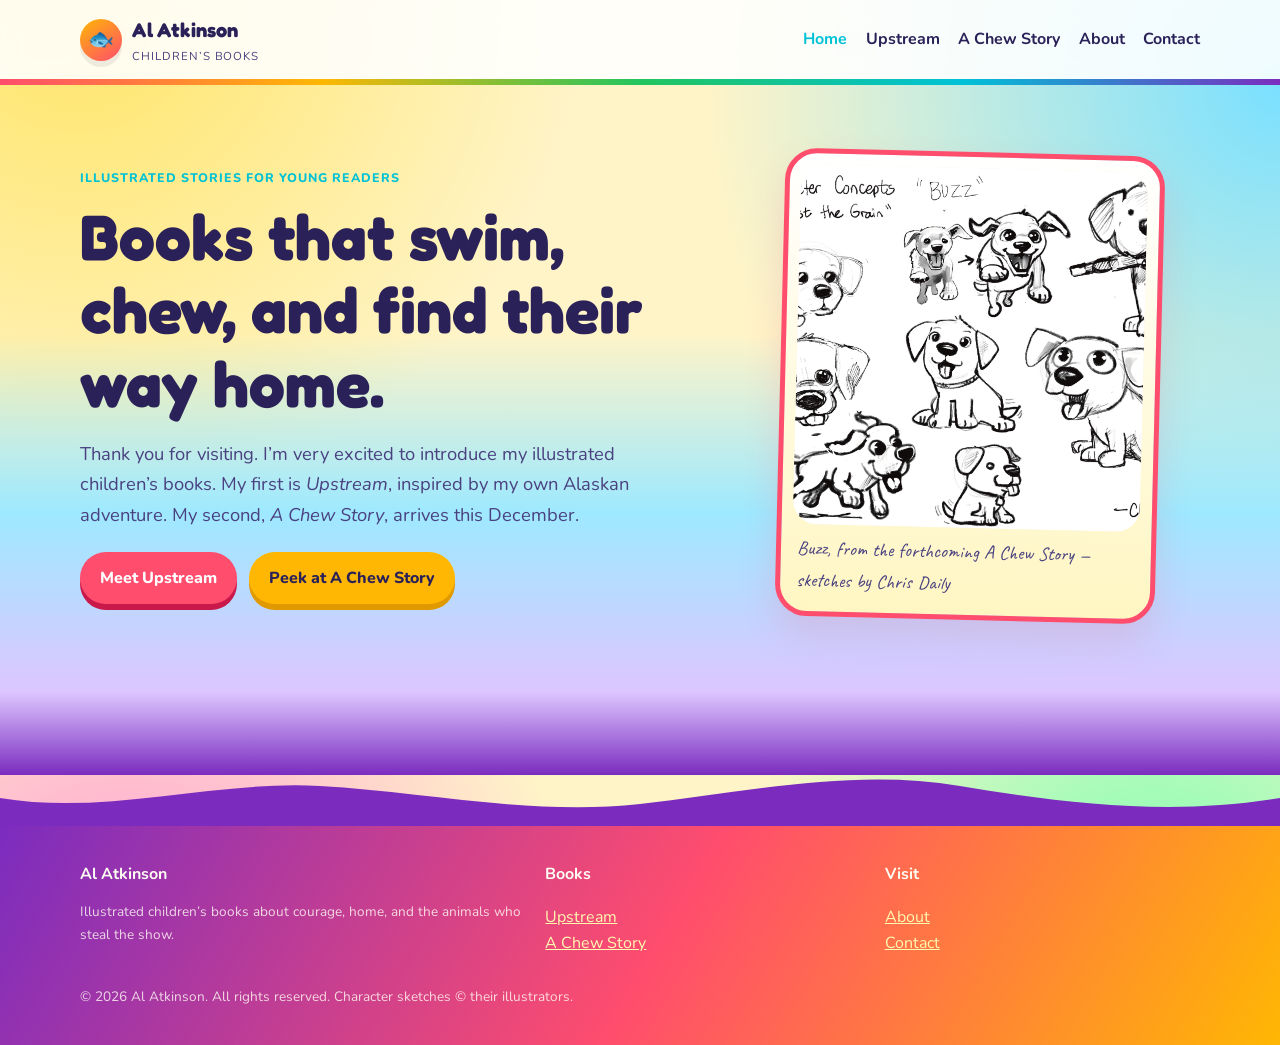
<file: index.html>
<!DOCTYPE html>
<html lang="en">
<head>
  <meta charset="utf-8">
  <meta name="viewport" content="width=device-width, initial-scale=1">
  <title>Al Atkinson | Illustrated Children’s Books</title>
  <meta name="description" content="Al Atkinson writes illustrated children’s books full of heart, humor, and wild journeys. Discover Upstream and the forthcoming A Chew Story.">
  <link rel="icon" href="favicon.svg" type="image/svg+xml">
  <link rel="preconnect" href="https://fonts.googleapis.com">
  <link rel="preconnect" href="https://fonts.gstatic.com" crossorigin>
  <link href="https://fonts.googleapis.com/css2?family=Caveat:wght@500;700&family=Fredoka:wght@500;600;700&family=Nunito:wght@400;600;700;800&display=swap" rel="stylesheet">
  <link rel="stylesheet" href="css/styles.css">
</head>
<body class="page-home">
  <a class="skip" href="#main">Skip to content</a>
  <header class="site-header">
    <div class="wrap nav">
      <a class="logo" href="index.html">
        <span class="logo-mark" aria-hidden="true">🐟</span>
        <span>
          <strong>Al Atkinson</strong>
          <small>Children’s books</small>
        </span>
      </a>
      <button class="nav-toggle" type="button" aria-expanded="false">Menu</button>
      <ul class="nav-links">
        <li><a href="index.html" aria-current="page">Home</a></li>
        <li><a href="books/upstream.html">Upstream</a></li>
        <li><a href="books/chew-story.html">A Chew Story</a></li>
        <li><a href="about.html">About</a></li>
        <li><a href="contact.html">Contact</a></li>
      </ul>
    </div>
  </header>

  <main id="main">
    <section class="hero">
      <div class="wrap hero-grid">
        <div>
          <p class="eyebrow">Illustrated stories for young readers</p>
          <h1>Books that swim, chew, and find their way home.</h1>
          <p class="lede">Thank you for visiting. I’m very excited to introduce my illustrated children’s books. My first is <em>Upstream</em>, inspired by my own Alaskan adventure. My second, <em>A Chew Story</em>, arrives this December.</p>
          <div class="hero-actions">
            <a class="btn btn-primary" href="books/upstream.html">Meet Upstream</a>
            <a class="btn btn-secondary" href="books/chew-story.html">Peek at A Chew Story</a>
          </div>
        </div>
        <figure class="hero-art">
          <img src="images/sketches/buzz.jpg" alt="Character sketches of Buzz, the Labrador puppy from A Chew Story, drawn by Chris Daily">
          <figcaption class="sketch-caption">Buzz, from the forthcoming A Chew Story — sketches by Chris Daily</figcaption>
        </figure>
      </div>
    </section>
  </main>

  <svg class="wave" viewBox="0 0 1440 52" preserveAspectRatio="none" aria-hidden="true"><path fill="#7b2cbf" d="M0 24c120 18 240-18 360-12s240 30 360 18 240-36 360-18 240 30 360 12v28H0z"/></svg>
  <footer class="site-footer">
    <div class="wrap footer-grid">
      <div>
        <strong>Al Atkinson</strong>
        <p class="tiny">Illustrated children’s books about courage, home, and the animals who steal the show.</p>
      </div>
      <div>
        <strong>Books</strong>
        <p><a href="books/upstream.html">Upstream</a><br><a href="books/chew-story.html">A Chew Story</a></p>
      </div>
      <div>
        <strong>Visit</strong>
        <p><a href="about.html">About</a><br><a href="contact.html">Contact</a></p>
      </div>
    </div>
    <div class="wrap"><p class="tiny">© <span data-year></span> Al Atkinson. All rights reserved. Character sketches © their illustrators.</p></div>
  </footer>
  <script src="js/main.js"></script>
</body>
</html>
</file>
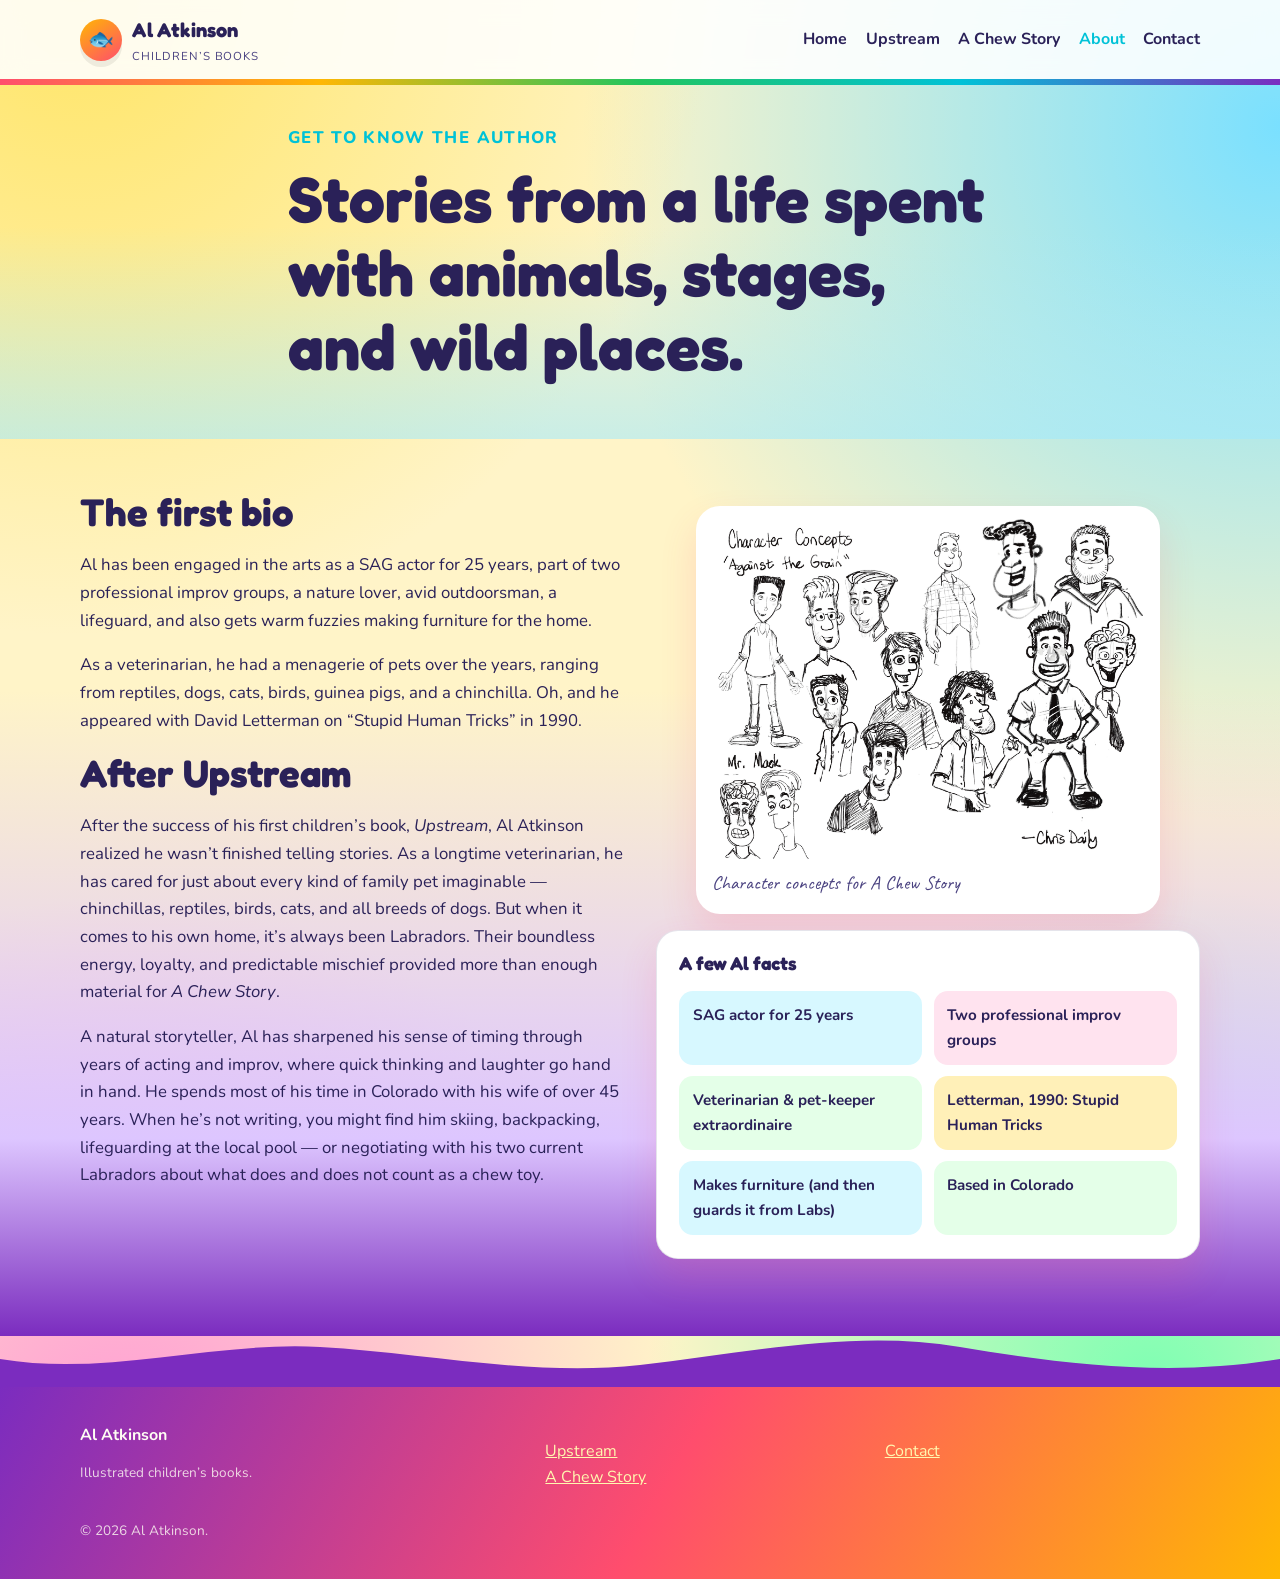
<file: about.html>
<!DOCTYPE html>
<html lang="en">
<head>
  <meta charset="utf-8">
  <meta name="viewport" content="width=device-width, initial-scale=1">
  <title>About Al Atkinson</title>
  <meta name="description" content="Meet Al Atkinson: veterinarian, SAG actor, outdoorsman, and author of the children’s books Upstream and A Chew Story.">
  <link rel="icon" href="favicon.svg" type="image/svg+xml">
  <link rel="preconnect" href="https://fonts.googleapis.com">
  <link rel="preconnect" href="https://fonts.gstatic.com" crossorigin>
  <link href="https://fonts.googleapis.com/css2?family=Caveat:wght@500;700&family=Fredoka:wght@500;600;700&family=Nunito:wght@400;600;700;800&display=swap" rel="stylesheet">
  <link rel="stylesheet" href="css/styles.css">
</head>
<body>
  <a class="skip" href="#main">Skip to content</a>
  <header class="site-header">
    <div class="wrap nav">
      <a class="logo" href="index.html">
        <span class="logo-mark" aria-hidden="true">🐟</span>
        <span><strong>Al Atkinson</strong><small>Children’s books</small></span>
      </a>
      <button class="nav-toggle" type="button" aria-expanded="false">Menu</button>
      <ul class="nav-links">
        <li><a href="index.html">Home</a></li>
        <li><a href="books/upstream.html">Upstream</a></li>
        <li><a href="books/chew-story.html">A Chew Story</a></li>
        <li><a href="about.html" aria-current="page">About</a></li>
        <li><a href="contact.html">Contact</a></li>
      </ul>
    </div>
  </header>

  <main id="main">
    <section class="page-hero">
      <div class="wrap prose">
        <p class="eyebrow">Get to know the author</p>
        <h1>Stories from a life spent with animals, stages, and wild places.</h1>
      </div>
    </section>

    <section>
      <div class="wrap split">
        <div class="prose">
          <h2>The first bio</h2>
          <p>Al has been engaged in the arts as a SAG actor for 25 years, part of two professional improv groups, a nature lover, avid outdoorsman, a lifeguard, and also gets warm fuzzies making furniture for the home.</p>
          <p>As a veterinarian, he had a menagerie of pets over the years, ranging from reptiles, dogs, cats, birds, guinea pigs, and a chinchilla. Oh, and he appeared with David Letterman on “Stupid Human Tricks” in 1990.</p>
          <h2>After Upstream</h2>
          <p>After the success of his first children’s book, <em>Upstream</em>, Al Atkinson realized he wasn’t finished telling stories. As a longtime veterinarian, he has cared for just about every kind of family pet imaginable — chinchillas, reptiles, birds, cats, and all breeds of dogs. But when it comes to his own home, it’s always been Labradors. Their boundless energy, loyalty, and predictable mischief provided more than enough material for <em>A Chew Story</em>.</p>
          <p>A natural storyteller, Al has sharpened his sense of timing through years of acting and improv, where quick thinking and laughter go hand in hand. He spends most of his time in Colorado with his wife of over 45 years. When he’s not writing, you might find him skiing, backpacking, lifeguarding at the local pool — or negotiating with his two current Labradors about what does and does not count as a chew toy.</p>
        </div>
        <aside>
          <figure class="sketch-frame">
            <img src="images/sketches/cast.jpg" alt="Early character concepts for A Chew Story, including Mr. Mack studies by Chris Daily">
            <figcaption class="sketch-caption">Character concepts for A Chew Story</figcaption>
          </figure>
          <div class="card" style="margin-top:1rem">
            <h3>A few Al facts</h3>
            <ul class="fact-list">
              <li>SAG actor for 25 years</li>
              <li>Two professional improv groups</li>
              <li>Veterinarian & pet-keeper extraordinaire</li>
              <li>Letterman, 1990: Stupid Human Tricks</li>
              <li>Makes furniture (and then guards it from Labs)</li>
              <li>Based in Colorado</li>
            </ul>
          </div>
        </aside>
      </div>
    </section>
  </main>

  <svg class="wave" viewBox="0 0 1440 52" preserveAspectRatio="none" aria-hidden="true"><path fill="#7b2cbf" d="M0 24c120 18 240-18 360-12s240 30 360 18 240-36 360-18 240 30 360 12v28H0z"/></svg>
  <footer class="site-footer">
    <div class="wrap footer-grid">
      <div><strong>Al Atkinson</strong><p class="tiny">Illustrated children’s books.</p></div>
      <div><p><a href="books/upstream.html">Upstream</a><br><a href="books/chew-story.html">A Chew Story</a></p></div>
      <div><p><a href="contact.html">Contact</a></p></div>
    </div>
    <div class="wrap"><p class="tiny">© <span data-year></span> Al Atkinson.</p></div>
  </footer>
  <script src="js/main.js"></script>
</body>
</html>
</file>
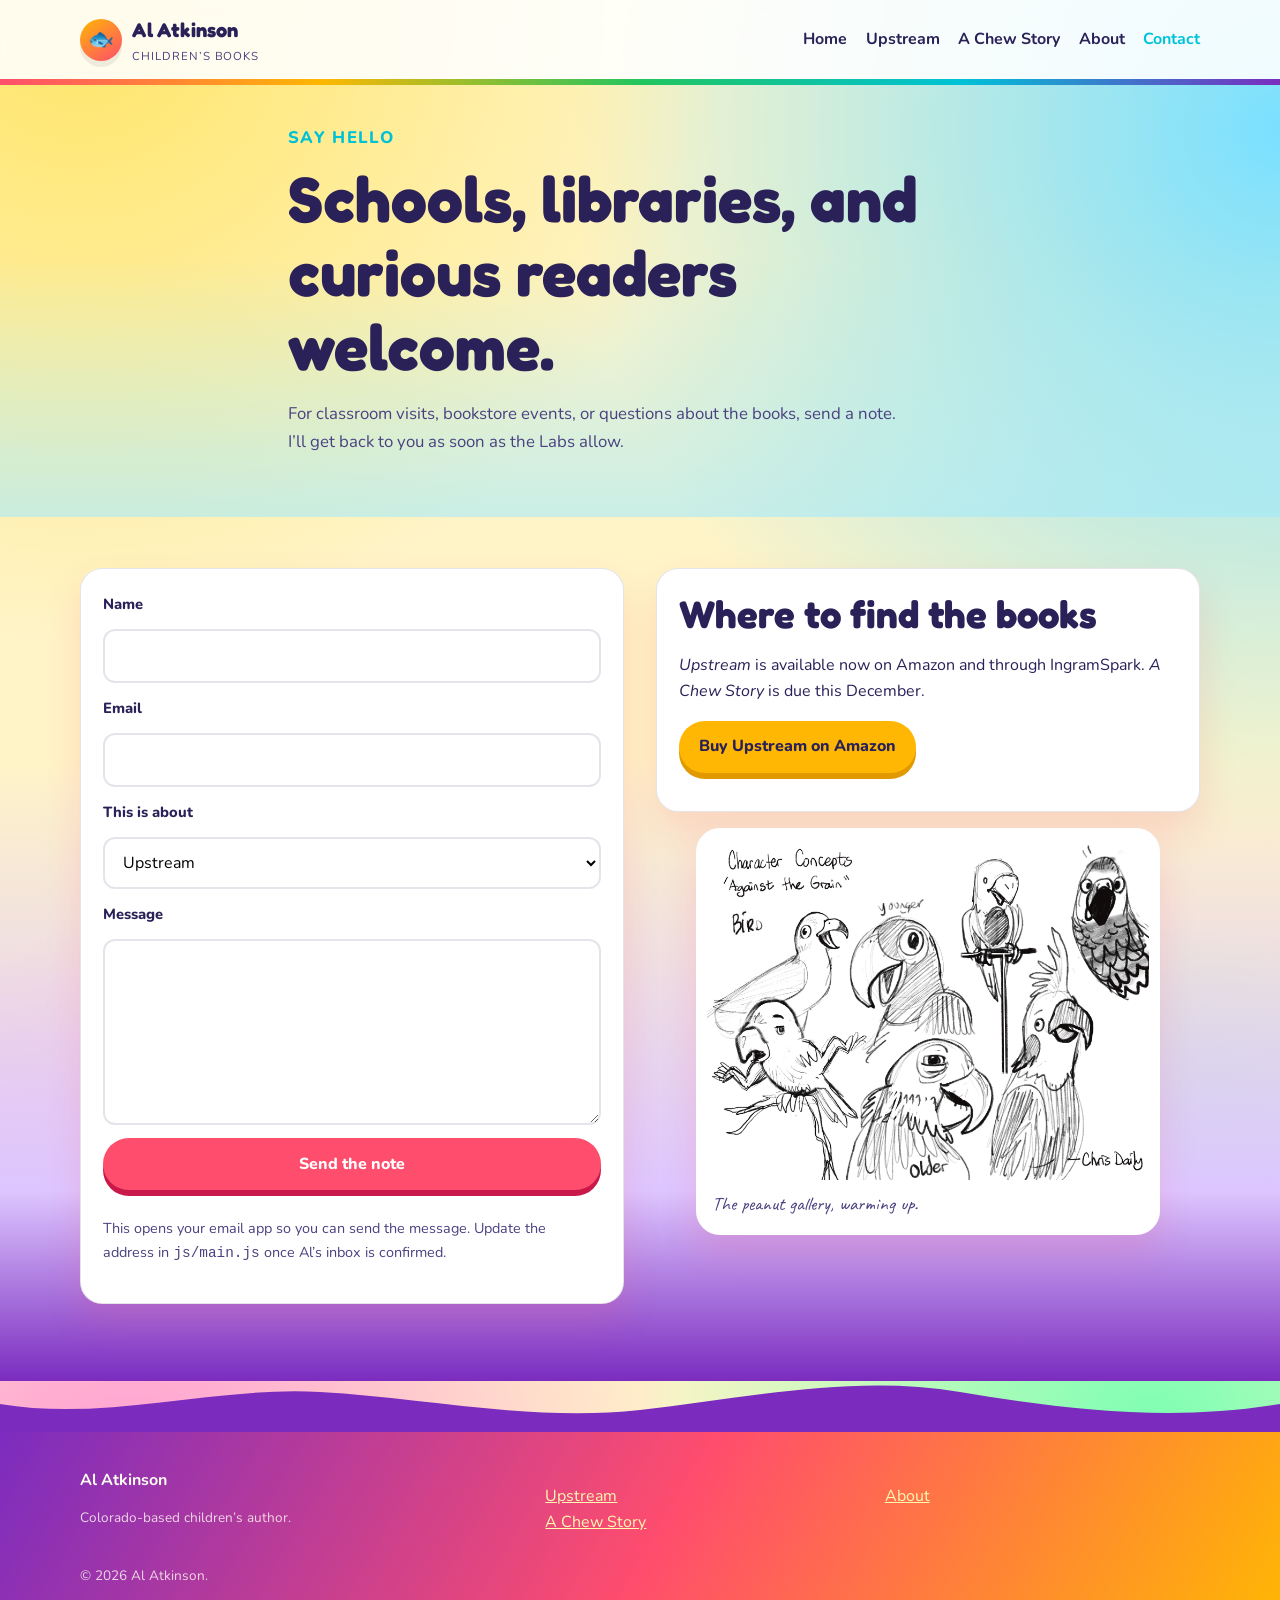
<file: contact.html>
<!DOCTYPE html>
<html lang="en">
<head>
  <meta charset="utf-8">
  <meta name="viewport" content="width=device-width, initial-scale=1">
  <title>Contact Al Atkinson</title>
  <meta name="description" content="Invite Al Atkinson for classroom visits, library events, or media inquiries about Upstream and A Chew Story.">
  <link rel="icon" href="favicon.svg" type="image/svg+xml">
  <link rel="preconnect" href="https://fonts.googleapis.com">
  <link rel="preconnect" href="https://fonts.gstatic.com" crossorigin>
  <link href="https://fonts.googleapis.com/css2?family=Caveat:wght@500;700&family=Fredoka:wght@500;600;700&family=Nunito:wght@400;600;700;800&display=swap" rel="stylesheet">
  <link rel="stylesheet" href="css/styles.css">
</head>
<body>
  <a class="skip" href="#main">Skip to content</a>
  <header class="site-header">
    <div class="wrap nav">
      <a class="logo" href="index.html">
        <span class="logo-mark" aria-hidden="true">🐟</span>
        <span><strong>Al Atkinson</strong><small>Children’s books</small></span>
      </a>
      <button class="nav-toggle" type="button" aria-expanded="false">Menu</button>
      <ul class="nav-links">
        <li><a href="index.html">Home</a></li>
        <li><a href="books/upstream.html">Upstream</a></li>
        <li><a href="books/chew-story.html">A Chew Story</a></li>
        <li><a href="about.html">About</a></li>
        <li><a href="contact.html" aria-current="page">Contact</a></li>
      </ul>
    </div>
  </header>

  <main id="main">
    <section class="page-hero">
      <div class="wrap prose">
        <p class="eyebrow">Say hello</p>
        <h1>Schools, libraries, and curious readers welcome.</h1>
        <p class="lede">For classroom visits, bookstore events, or questions about the books, send a note. I’ll get back to you as soon as the Labs allow.</p>
      </div>
    </section>
    <section>
      <div class="wrap split">
        <form class="card form" id="inquiry-form">
          <label for="name">Name</label>
          <input id="name" name="name" required autocomplete="name">
          <label for="email">Email</label>
          <input id="email" name="email" type="email" required autocomplete="email">
          <label for="about">This is about</label>
          <select id="about" name="about">
            <option>Upstream</option>
            <option>A Chew Story</option>
            <option>School or library visit</option>
            <option>Media / review copy</option>
            <option>Something else</option>
          </select>
          <label for="message">Message</label>
          <textarea id="message" name="message" rows="6" required></textarea>
          <button class="btn btn-primary" type="submit">Send the note</button>
          <p class="form-note muted">This opens your email app so you can send the message. Update the address in <code>js/main.js</code> once Al’s inbox is confirmed.</p>
          <div class="form-success" id="form-success">Thanks — your email draft is ready to send.</div>
        </form>
        <div>
          <div class="card">
            <h2>Where to find the books</h2>
            <p><em>Upstream</em> is available now on Amazon and through IngramSpark. <em>A Chew Story</em> is due this December.</p>
            <p><a class="btn btn-secondary" href="https://www.amazon.com/Upstream-Al-Atkinson/dp/196638257X" rel="noopener noreferrer">Buy Upstream on Amazon</a></p>
          </div>
          <figure class="sketch-frame" style="margin-top:1rem">
            <img src="images/sketches/bird.jpg" alt="Bird character concepts from A Chew Story by Chris Daily">
            <figcaption class="sketch-caption">The peanut gallery, warming up.</figcaption>
          </figure>
        </div>
      </div>
    </section>
  </main>

  <svg class="wave" viewBox="0 0 1440 52" preserveAspectRatio="none" aria-hidden="true"><path fill="#7b2cbf" d="M0 24c120 18 240-18 360-12s240 30 360 18 240-36 360-18 240 30 360 12v28H0z"/></svg>
  <footer class="site-footer">
    <div class="wrap footer-grid">
      <div><strong>Al Atkinson</strong><p class="tiny">Colorado-based children’s author.</p></div>
      <div><p><a href="books/upstream.html">Upstream</a><br><a href="books/chew-story.html">A Chew Story</a></p></div>
      <div><p><a href="about.html">About</a></p></div>
    </div>
    <div class="wrap"><p class="tiny">© <span data-year></span> Al Atkinson.</p></div>
  </footer>
  <script src="js/main.js"></script>
</body>
</html>
</file>
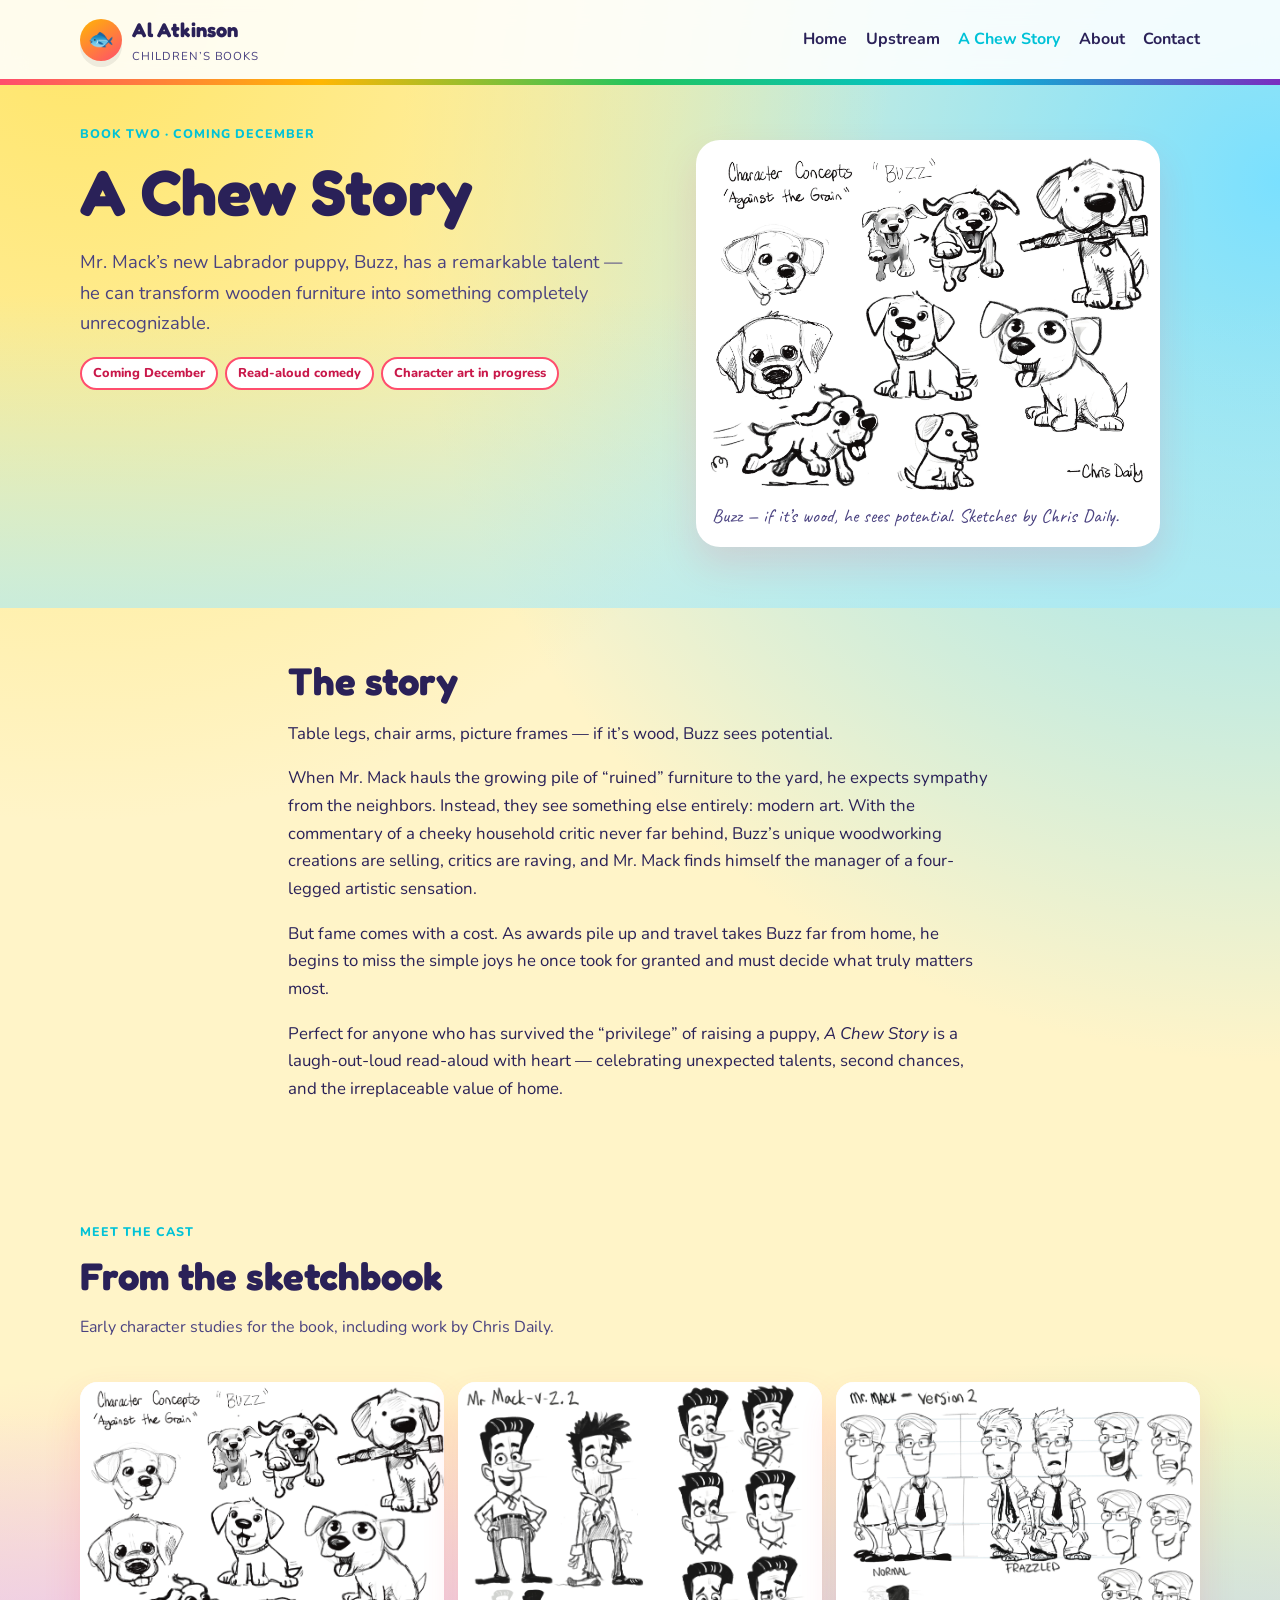
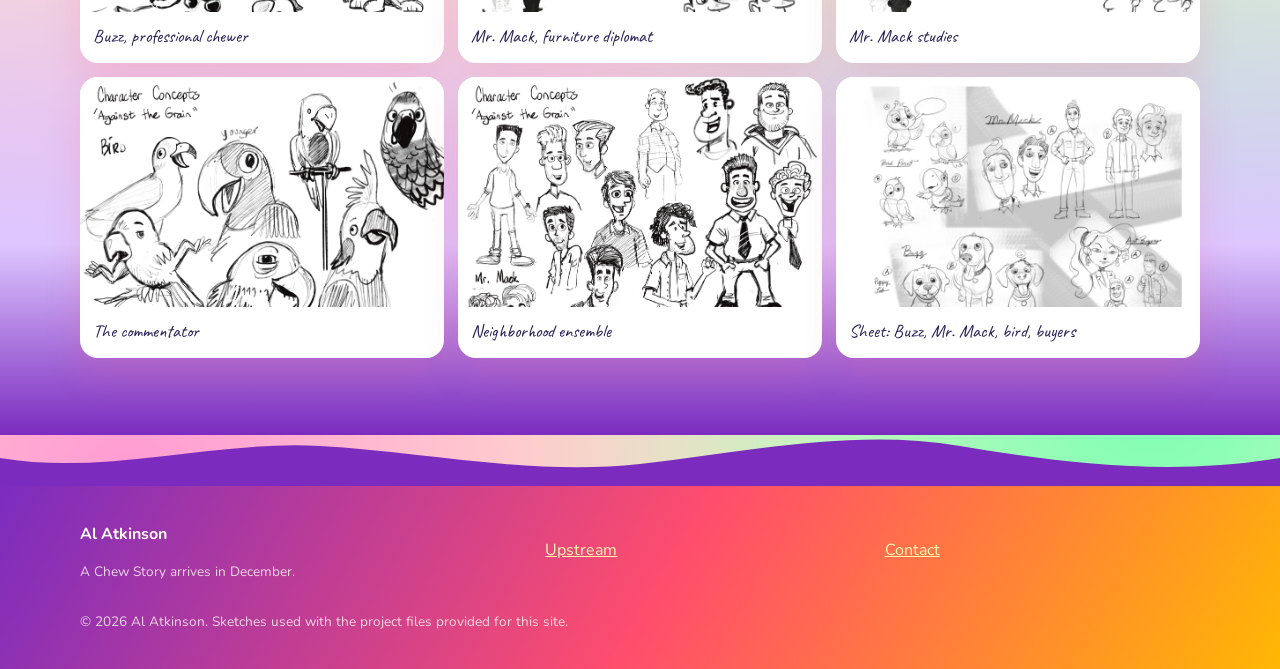
<file: books/chew-story.html>
<!DOCTYPE html>
<html lang="en">
<head>
  <meta charset="utf-8">
  <meta name="viewport" content="width=device-width, initial-scale=1">
  <title>A Chew Story by Al Atkinson</title>
  <meta name="description" content="A Chew Story, Al Atkinson’s forthcoming picture book about Buzz the Labrador, Mr. Mack, and furniture that becomes modern art. Coming December.">
  <link rel="icon" href="../favicon.svg" type="image/svg+xml">
  <link rel="preconnect" href="https://fonts.googleapis.com">
  <link rel="preconnect" href="https://fonts.gstatic.com" crossorigin>
  <link href="https://fonts.googleapis.com/css2?family=Caveat:wght@500;700&family=Fredoka:wght@500;600;700&family=Nunito:wght@400;600;700;800&display=swap" rel="stylesheet">
  <link rel="stylesheet" href="../css/styles.css">
</head>
<body>
  <a class="skip" href="#main">Skip to content</a>
  <header class="site-header">
    <div class="wrap nav">
      <a class="logo" href="../index.html">
        <span class="logo-mark" aria-hidden="true">🐟</span>
        <span><strong>Al Atkinson</strong><small>Children’s books</small></span>
      </a>
      <button class="nav-toggle" type="button" aria-expanded="false">Menu</button>
      <ul class="nav-links">
        <li><a href="../index.html">Home</a></li>
        <li><a href="upstream.html">Upstream</a></li>
        <li><a href="chew-story.html" aria-current="page">A Chew Story</a></li>
        <li><a href="../about.html">About</a></li>
        <li><a href="../contact.html">Contact</a></li>
      </ul>
    </div>
  </header>

  <main id="main">
    <section class="page-hero">
      <div class="wrap split">
        <div>
          <p class="eyebrow">Book two · coming December</p>
          <h1>A Chew Story</h1>
          <p class="lede">Mr. Mack’s new Labrador puppy, Buzz, has a remarkable talent — he can transform wooden furniture into something completely unrecognizable.</p>
          <div class="pill-row">
            <span class="pill">Coming December</span>
            <span class="pill">Read-aloud comedy</span>
            <span class="pill">Character art in progress</span>
          </div>
        </div>
        <figure class="sketch-frame">
          <img src="../images/sketches/buzz.jpg" alt="Buzz the Labrador puppy character concepts by Chris Daily">
          <figcaption class="sketch-caption">Buzz — if it’s wood, he sees potential. Sketches by Chris Daily.</figcaption>
        </figure>
      </div>
    </section>

    <section>
      <div class="wrap prose">
        <h2>The story</h2>
        <p>Table legs, chair arms, picture frames — if it’s wood, Buzz sees potential.</p>
        <p>When Mr. Mack hauls the growing pile of “ruined” furniture to the yard, he expects sympathy from the neighbors. Instead, they see something else entirely: modern art. With the commentary of a cheeky household critic never far behind, Buzz’s unique woodworking creations are selling, critics are raving, and Mr. Mack finds himself the manager of a four-legged artistic sensation.</p>
        <p>But fame comes with a cost. As awards pile up and travel takes Buzz far from home, he begins to miss the simple joys he once took for granted and must decide what truly matters most.</p>
        <p>Perfect for anyone who has survived the “privilege” of raising a puppy, <em>A Chew Story</em> is a laugh-out-loud read-aloud with heart — celebrating unexpected talents, second chances, and the irreplaceable value of home.</p>
      </div>
    </section>

    <section>
      <div class="wrap">
        <div class="section-head">
          <div>
            <p class="eyebrow">Meet the cast</p>
            <h2>From the sketchbook</h2>
            <p class="muted">Early character studies for the book, including work by Chris Daily.</p>
          </div>
        </div>
        <div class="gallery">
          <figure>
            <img src="../images/sketches/buzz.jpg" alt="Buzz puppy studies, sitting, running, and carrying a chewed table leg">
            <figcaption>Buzz, professional chewer</figcaption>
          </figure>
          <figure>
            <img src="../images/sketches/mr-mack-v2-2.jpg" alt="Mr. Mack character turnaround, confident and frazzled">
            <figcaption>Mr. Mack, furniture diplomat</figcaption>
          </figure>
          <figure>
            <img src="../images/sketches/mr-mack-v2.jpg" alt="Alternate Mr. Mack design with glasses and bow tie, normal and frazzled">
            <figcaption>Mr. Mack studies</figcaption>
          </figure>
          <figure>
            <img src="../images/sketches/bird.jpg" alt="Bird character concepts, younger and older parrot studies">
            <figcaption>The commentator</figcaption>
          </figure>
          <figure>
            <img src="../images/sketches/cast.jpg" alt="Full cast character concepts for Against the Grain / A Chew Story">
            <figcaption>Neighborhood ensemble</figcaption>
          </figure>
          <figure>
            <img src="../images/sketches/character-sheet.png" alt="Character sheet with Buzz, Mr. Mack, bird, and art buyers">
            <figcaption>Sheet: Buzz, Mr. Mack, bird, buyers</figcaption>
          </figure>
        </div>
      </div>
    </section>
  </main>

  <svg class="wave" viewBox="0 0 1440 52" preserveAspectRatio="none" aria-hidden="true"><path fill="#7b2cbf" d="M0 24c120 18 240-18 360-12s240 30 360 18 240-36 360-18 240 30 360 12v28H0z"/></svg>
  <footer class="site-footer">
    <div class="wrap footer-grid">
      <div><strong>Al Atkinson</strong><p class="tiny">A Chew Story arrives in December.</p></div>
      <div><p><a href="upstream.html">Upstream</a></p></div>
      <div><p><a href="../contact.html">Contact</a></p></div>
    </div>
    <div class="wrap"><p class="tiny">© <span data-year></span> Al Atkinson. Sketches used with the project files provided for this site.</p></div>
  </footer>
  <script src="../js/main.js"></script>
</body>
</html>
</file>
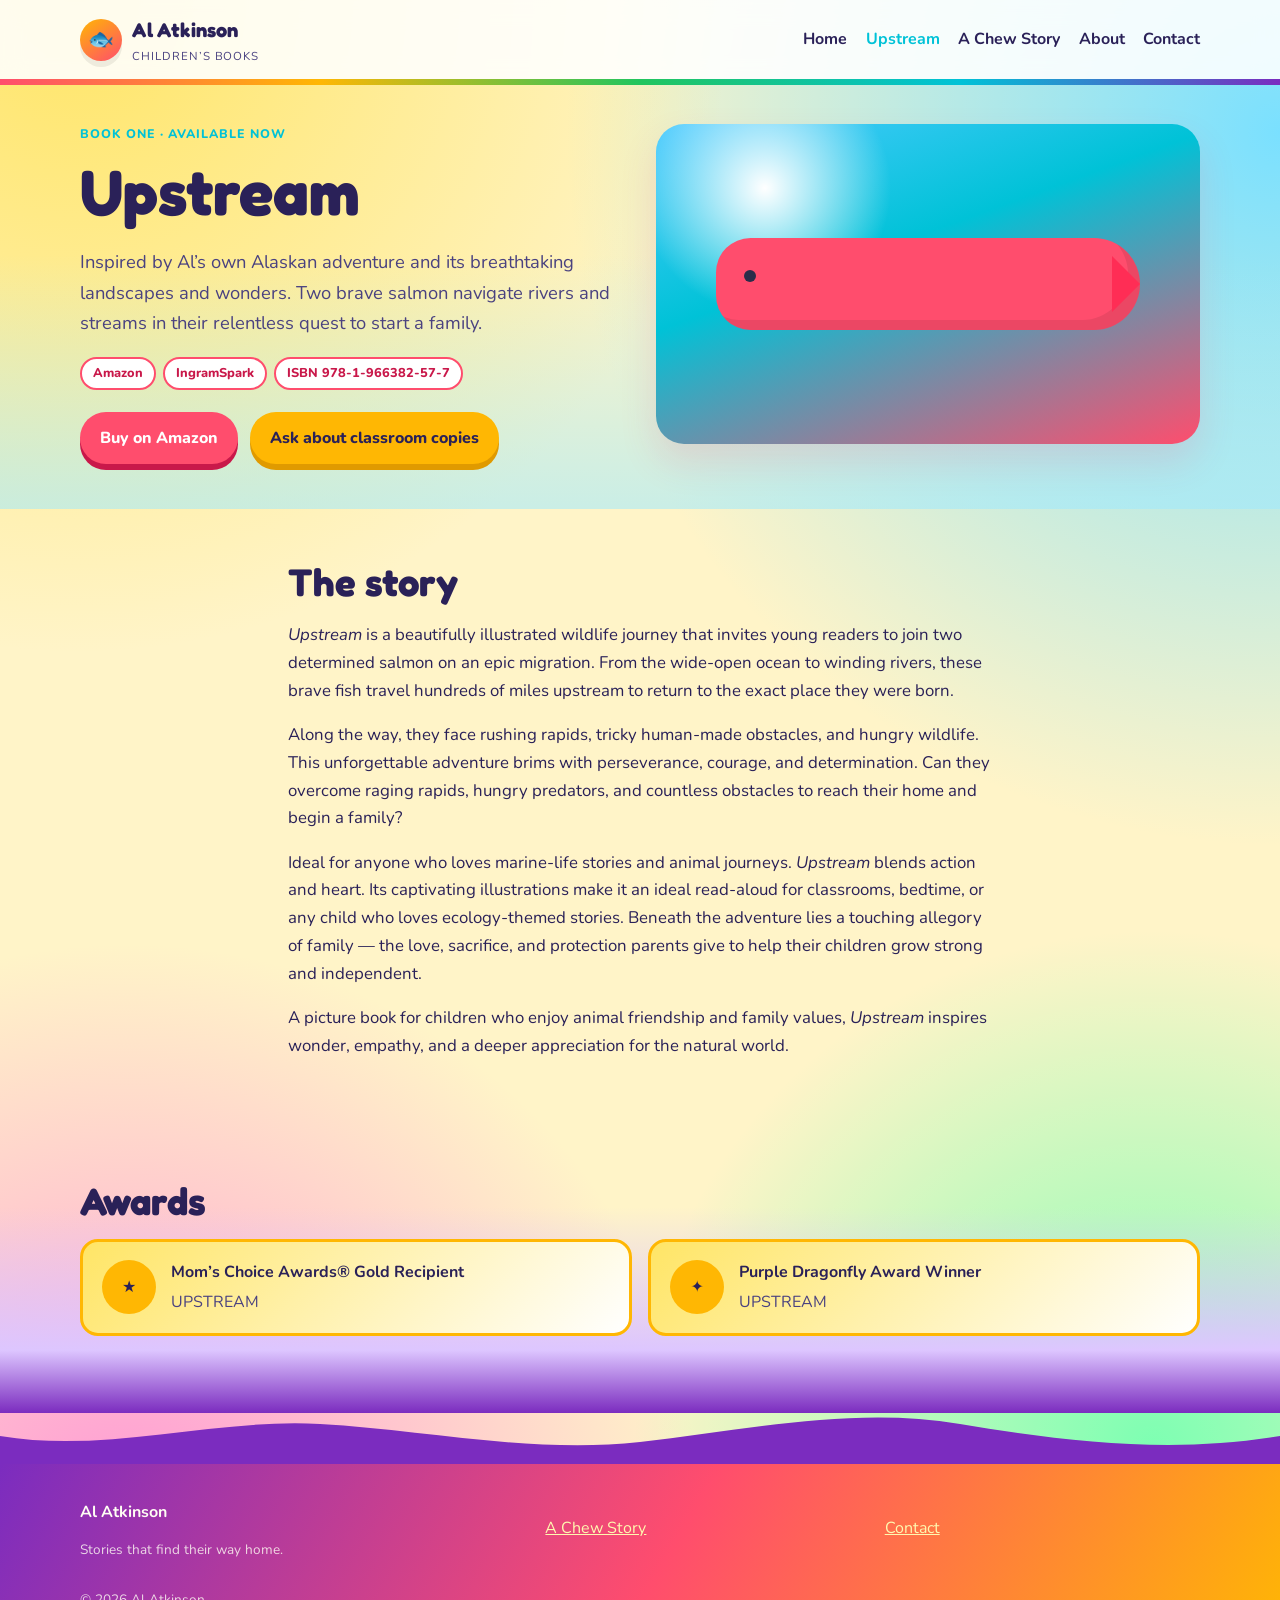
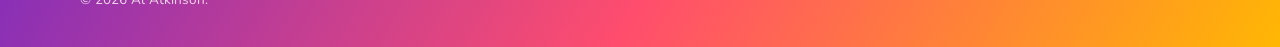
<file: books/upstream.html>
<!DOCTYPE html>
<html lang="en">
<head>
  <meta charset="utf-8">
  <meta name="viewport" content="width=device-width, initial-scale=1">
  <title>Upstream by Al Atkinson</title>
  <meta name="description" content="Upstream is Al Atkinson’s award-winning picture book about two salmon on an Alaskan journey home. Available on Amazon and IngramSpark.">
  <link rel="icon" href="../favicon.svg" type="image/svg+xml">
  <link rel="preconnect" href="https://fonts.googleapis.com">
  <link rel="preconnect" href="https://fonts.gstatic.com" crossorigin>
  <link href="https://fonts.googleapis.com/css2?family=Caveat:wght@500;700&family=Fredoka:wght@500;600;700&family=Nunito:wght@400;600;700;800&display=swap" rel="stylesheet">
  <link rel="stylesheet" href="../css/styles.css">
</head>
<body>
  <a class="skip" href="#main">Skip to content</a>
  <header class="site-header">
    <div class="wrap nav">
      <a class="logo" href="../index.html">
        <span class="logo-mark" aria-hidden="true">🐟</span>
        <span><strong>Al Atkinson</strong><small>Children’s books</small></span>
      </a>
      <button class="nav-toggle" type="button" aria-expanded="false">Menu</button>
      <ul class="nav-links">
        <li><a href="../index.html">Home</a></li>
        <li><a href="upstream.html" aria-current="page">Upstream</a></li>
        <li><a href="chew-story.html">A Chew Story</a></li>
        <li><a href="../about.html">About</a></li>
        <li><a href="../contact.html">Contact</a></li>
      </ul>
    </div>
  </header>

  <main id="main">
    <section class="page-hero">
      <div class="wrap split">
        <div>
          <p class="eyebrow">Book one · available now</p>
          <h1>Upstream</h1>
          <p class="lede">Inspired by Al’s own Alaskan adventure and its breathtaking landscapes and wonders. Two brave salmon navigate rivers and streams in their relentless quest to start a family.</p>
          <div class="pill-row">
            <span class="pill">Amazon</span>
            <span class="pill">IngramSpark</span>
            <span class="pill">ISBN 978-1-966382-57-7</span>
          </div>
          <div class="hero-actions">
            <a class="btn btn-primary" href="https://www.amazon.com/Upstream-Al-Atkinson/dp/196638257X" rel="noopener noreferrer">Buy on Amazon</a>
            <a class="btn btn-secondary" href="../contact.html">Ask about classroom copies</a>
          </div>
        </div>
        <div class="book-visual upstream-art" style="height:320px;border-radius:28px;box-shadow:var(--shadow)">
          <div class="fish" aria-hidden="true"></div>
        </div>
      </div>
    </section>

    <section>
      <div class="wrap prose">
        <h2>The story</h2>
        <p><em>Upstream</em> is a beautifully illustrated wildlife journey that invites young readers to join two determined salmon on an epic migration. From the wide-open ocean to winding rivers, these brave fish travel hundreds of miles upstream to return to the exact place they were born.</p>
        <p>Along the way, they face rushing rapids, tricky human-made obstacles, and hungry wildlife. This unforgettable adventure brims with perseverance, courage, and determination. Can they overcome raging rapids, hungry predators, and countless obstacles to reach their home and begin a family?</p>
        <p>Ideal for anyone who loves marine-life stories and animal journeys. <em>Upstream</em> blends action and heart. Its captivating illustrations make it an ideal read-aloud for classrooms, bedtime, or any child who loves ecology-themed stories. Beneath the adventure lies a touching allegory of family — the love, sacrifice, and protection parents give to help their children grow strong and independent.</p>
        <p>A picture book for children who enjoy animal friendship and family values, <em>Upstream</em> inspires wonder, empathy, and a deeper appreciation for the natural world.</p>
      </div>
    </section>

    <section>
      <div class="wrap">
        <h2>Awards</h2>
        <div class="awards" style="margin-top:1rem">
          <div class="award">
            <div class="award-badge">★</div>
            <div>
              <strong>Mom’s Choice Awards® Gold Recipient</strong>
              <p class="muted" style="margin:0.2rem 0 0">UPSTREAM</p>
            </div>
          </div>
          <div class="award">
            <div class="award-badge">✦</div>
            <div>
              <strong>Purple Dragonfly Award Winner</strong>
              <p class="muted" style="margin:0.2rem 0 0">UPSTREAM</p>
            </div>
          </div>
        </div>
      </div>
    </section>
  </main>

  <svg class="wave" viewBox="0 0 1440 52" preserveAspectRatio="none" aria-hidden="true"><path fill="#7b2cbf" d="M0 24c120 18 240-18 360-12s240 30 360 18 240-36 360-18 240 30 360 12v28H0z"/></svg>
  <footer class="site-footer">
    <div class="wrap footer-grid">
      <div><strong>Al Atkinson</strong><p class="tiny">Stories that find their way home.</p></div>
      <div><p><a href="chew-story.html">A Chew Story</a></p></div>
      <div><p><a href="../contact.html">Contact</a></p></div>
    </div>
    <div class="wrap"><p class="tiny">© <span data-year></span> Al Atkinson.</p></div>
  </footer>
  <script src="../js/main.js"></script>
</body>
</html>
</file>
<file: css/styles.css>
:root {
  --ink: #2a2158;
  --ink-soft: #4a4280;
  --paper: #fff4c8;
  --paper-2: #ffd54f;
  --cream: #fffef4;
  --river: #00c2d7;
  --river-deep: #008fa3;
  --sky: #4ecbff;
  --salmon: #ff4d6d;
  --gold: #ffb703;
  --leaf: #22c55e;
  --wood: #ff8a00;
  --footer: #7b2cbf;
  --line: rgba(42, 33, 88, 0.12);
  --shadow: 0 18px 36px rgba(255, 77, 109, 0.16);
  --radius: 22px;
  --max: 1120px;
  --sans: "Nunito", system-ui, sans-serif;
  --display: "Fredoka", "Nunito", sans-serif;
  --note: "Caveat", cursive;
}

*,
*::before,
*::after { box-sizing: border-box; }

html { scroll-behavior: smooth; }

body {
  margin: 0;
  font-family: var(--sans);
  color: var(--ink);
  background:
    radial-gradient(circle at 6% 0%, #ffe566 0%, transparent 32%),
    radial-gradient(circle at 100% 8%, #7ae0ff 0%, transparent 36%),
    radial-gradient(circle at 10% 92%, #ff9ad4 0%, transparent 30%),
    radial-gradient(circle at 90% 88%, #7dffb2 0%, transparent 28%),
    var(--paper);
  line-height: 1.65;
}

img { max-width: 100%; display: block; }

a { color: var(--river-deep); }

.skip {
  position: absolute;
  left: 1rem;
  top: -4rem;
  background: var(--ink);
  color: white;
  padding: 0.6rem 1rem;
  border-radius: 999px;
  z-index: 20;
}
.skip:focus { top: 1rem; }

.wrap {
  width: min(var(--max), calc(100% - 2rem));
  margin-inline: auto;
}

/* Header */
.site-header {
  position: sticky;
  top: 0;
  z-index: 10;
  background: rgba(255, 255, 255, 0.88);
  backdrop-filter: blur(12px);
  border-bottom: 6px solid transparent;
  border-image: linear-gradient(90deg, #ff4d6d, #ffb703, #22c55e, #00c2d7, #7b2cbf) 1;
}

.nav {
  display: flex;
  align-items: center;
  justify-content: space-between;
  gap: 1rem;
  padding: 0.85rem 0;
}

.logo {
  display: flex;
  align-items: center;
  gap: 0.65rem;
  text-decoration: none;
  color: var(--ink);
}

.logo-mark {
  width: 42px;
  height: 42px;
  border-radius: 50%;
  background: linear-gradient(145deg, var(--gold), var(--salmon));
  display: grid;
  place-items: center;
  font-size: 1.3rem;
  box-shadow: 0 6px 0 rgba(42, 36, 28, 0.08);
}

.logo strong {
  font-family: var(--display);
  font-size: 1.25rem;
  letter-spacing: 0.01em;
}

.logo small {
  display: block;
  font-size: 0.72rem;
  color: var(--ink-soft);
  letter-spacing: 0.08em;
  text-transform: uppercase;
}

.nav-links {
  display: flex;
  gap: 1.15rem;
  align-items: center;
  list-style: none;
  margin: 0;
  padding: 0;
}

.nav-links a {
  text-decoration: none;
  color: var(--ink);
  font-weight: 700;
}

.nav-links a:hover,
.nav-links a[aria-current="page"] { color: var(--river); }

.nav-toggle {
  display: none;
  border: 0;
  background: var(--cream);
  border-radius: 12px;
  padding: 0.45rem 0.7rem;
  font: inherit;
  font-weight: 800;
}

/* Hero */
.hero {
  padding: 3.2rem 0 4.6rem;
  position: relative;
  background: linear-gradient(180deg, transparent 55%, #9ee9ff 100%);
}

.page-home .hero {
  min-height: calc(100vh - 210px);
  padding-bottom: 5.2rem;
  background: linear-gradient(180deg, transparent 36%, #9ee9ff 62%, #ddc6ff 88%, #7b2cbf 100%);
}

.hero-grid {
  display: grid;
  grid-template-columns: 1.15fr 0.85fr;
  gap: 2.4rem;
  align-items: center;
}

.eyebrow {
  font-weight: 800;
  color: var(--river);
  letter-spacing: 0.08em;
  text-transform: uppercase;
  font-size: 0.78rem;
  margin: 0 0 0.7rem;
}

h1, h2, h3 { font-family: var(--display); line-height: 1.15; margin: 0 0 0.7rem; }

h1 { font-size: clamp(2.3rem, 5vw, 4rem); }
h2 { font-size: clamp(1.7rem, 3vw, 2.4rem); }

.lede {
  font-size: 1.15rem;
  color: var(--ink-soft);
  max-width: 38rem;
}

.hero-actions {
  display: flex;
  flex-wrap: wrap;
  gap: 0.75rem;
  margin-top: 1.4rem;
}

.btn {
  display: inline-flex;
  align-items: center;
  justify-content: center;
  gap: 0.4rem;
  text-decoration: none;
  border: 0;
  cursor: pointer;
  font: inherit;
  font-weight: 800;
  border-radius: 999px;
  padding: 0.8rem 1.25rem;
}

.btn-primary {
  background: var(--salmon);
  color: white;
  box-shadow: 0 6px 0 #c9184a;
}
.btn-primary:hover { transform: translateY(-1px); }

.btn-secondary {
  background: var(--gold);
  color: var(--ink);
  border: 0;
  box-shadow: 0 6px 0 #e09a00;
}

.hero-art {
  background: linear-gradient(180deg, #fff, #fff6c2);
  border-radius: 32px;
  padding: 0.7rem;
  box-shadow: var(--shadow);
  transform: rotate(1.4deg);
  border: 5px solid #ff4d6d;
}

.hero-art img {
  width: 100%;
  height: 360px;
  object-fit: cover;
  object-position: top;
  border-radius: 24px;
  background: #f7f1e6;
}

.sketch-caption {
  font-family: var(--note);
  font-size: 1.2rem;
  margin: 0.55rem 0.3rem 0.2rem;
  color: var(--ink-soft);
}

/* Sections */
section { padding: 3.2rem 0; }
.band-sky,
.band-gold,
.band-mint { position: relative; }

.band-sky {
  padding: 4.4rem 0 5rem;
  margin-top: -1.6rem;
  background: linear-gradient(
    180deg,
    #9ee9ff 0%,
    #7ae0ff 18%,
    #c9f6ff 52%,
    #ffe566 100%
  );
}

.band-gold {
  padding: 4.4rem 0 5rem;
  margin-top: -0.4rem;
  background: linear-gradient(
    180deg,
    #ffe566 0%,
    #ffd54f 22%,
    #fff0a8 55%,
    #9dffc4 100%
  );
}

.band-mint {
  padding: 4.4rem 0 5.4rem;
  margin-top: -0.4rem;
  background: linear-gradient(
    180deg,
    #9dffc4 0%,
    #b7ffd4 20%,
    #e4fff0 58%,
    #c9a4ff 86%,
    #7b2cbf 100%
  );
}

.section-head {
  display: flex;
  justify-content: space-between;
  align-items: end;
  gap: 1rem;
  margin-bottom: 1.6rem;
}

.muted { color: var(--ink-soft); }

.book-grid {
  display: grid;
  grid-template-columns: 1fr 1fr;
  gap: 1.3rem;
}

.book-card {
  background: var(--cream);
  border-radius: var(--radius);
  overflow: hidden;
  box-shadow: var(--shadow);
  border: 1px solid var(--line);
  display: flex;
  flex-direction: column;
}

.book-card.upstream { background: linear-gradient(180deg, #7ae0ff, #e8fbff); }
.book-card.chew { background: linear-gradient(180deg, #ffb703, #fff3b0); }

.book-visual {
  height: 230px;
  display: grid;
  place-items: center;
  position: relative;
  overflow: hidden;
}

.book-visual img {
  width: 100%;
  height: 100%;
  object-fit: cover;
  object-position: center 20%;
}

.book-visual.upstream-art {
  background:
    radial-gradient(circle at 20% 20%, #fff, transparent 25%),
    linear-gradient(160deg, #4ecbff, #00c2d7 40%, #ff4d6d);
}

.fish {
  width: 78%;
  height: 92px;
  background: #ff4d6d;
  border-radius: 60px 80px 80px 60px;
  position: relative;
  box-shadow: inset -12px -10px 0 rgba(0,0,0,0.08);
}
.fish::before {
  content: "";
  position: absolute;
  right: -28px;
  top: 18px;
  border: 28px solid transparent;
  border-left-color: #ff2d55;
}
.fish::after {
  content: "";
  position: absolute;
  left: 28px;
  top: 32px;
  width: 12px;
  height: 12px;
  background: #2a2d4a;
  border-radius: 50%;
}

.book-body { padding: 1.3rem 1.4rem 1.5rem; }
.book-body p { margin-top: 0; }
.pill-row { display: flex; flex-wrap: wrap; gap: 0.4rem; margin: 0.8rem 0 1rem; }
.pill {
  background: #fff;
  border-radius: 999px;
  padding: 0.25rem 0.7rem;
  font-size: 0.8rem;
  font-weight: 800;
  border: 2px solid #ff4d6d;
  color: #c9184a;
}
.book-card.upstream .pill { border-color: #008fa3; color: #00788a; }

/* Awards */
.awards {
  display: grid;
  grid-template-columns: 1fr 1fr;
  gap: 1rem;
}
.award {
  background: linear-gradient(135deg, #ffe566, #fff);
  border-radius: 18px;
  padding: 1.1rem 1.2rem;
  border: 3px solid var(--gold);
  display: flex;
  gap: 0.9rem;
  align-items: center;
}
.award-badge {
  width: 54px;
  height: 54px;
  border-radius: 50%;
  background: var(--gold);
  display: grid;
  place-items: center;
  font-weight: 900;
  flex-shrink: 0;
}

/* About */
.split {
  display: grid;
  grid-template-columns: 1fr 1fr;
  gap: 2rem;
  align-items: start;
}

.card {
  background: white;
  border-radius: var(--radius);
  padding: 1.4rem;
  box-shadow: var(--shadow);
  border: 1px solid var(--line);
}

.fact-list {
  display: grid;
  grid-template-columns: 1fr 1fr;
  gap: 0.7rem;
  padding: 0;
  margin: 1rem 0 0;
  list-style: none;
}
.fact-list li {
  background: #d7f8ff;
  border-radius: 14px;
  padding: 0.75rem 0.85rem;
  font-weight: 700;
  font-size: 0.95rem;
}
.fact-list li:nth-child(2n) { background: #ffe3ef; }
.fact-list li:nth-child(3n) { background: #e4ffe8; }
.fact-list li:nth-child(4n) { background: #fff0b8; }

/* Gallery */
.gallery {
  display: grid;
  grid-template-columns: repeat(3, 1fr);
  gap: 0.9rem;
}
.gallery a,
.gallery figure {
  margin: 0;
  background: white;
  border-radius: 18px;
  overflow: hidden;
  box-shadow: var(--shadow);
}
.gallery img {
  width: 100%;
  height: 230px;
  object-fit: cover;
  object-position: top;
  background: #faf6ee;
}
.gallery figcaption {
  font-family: var(--note);
  padding: 0.55rem 0.8rem 0.75rem;
  font-size: 1.15rem;
}

/* Forms */
.form {
  display: grid;
  gap: 0.8rem;
}
label { font-weight: 800; font-size: 0.92rem; }
input, textarea, select {
  width: 100%;
  font: inherit;
  padding: 0.75rem 0.85rem;
  border-radius: 12px;
  border: 2px solid var(--line);
  background: white;
}
input:focus, textarea:focus {
  outline: 3px solid rgba(31, 122, 134, 0.25);
  border-color: var(--river);
}
.form-note { font-size: 0.9rem; }

.form-success {
  display: none;
  background: #e8f6ea;
  border: 2px solid var(--leaf);
  border-radius: 16px;
  padding: 1rem;
  font-weight: 700;
}
.form-success.show { display: block; }

/* Footer */
.site-footer {
  margin-top: 0;
  background: linear-gradient(120deg, #7b2cbf 0%, #ff4d6d 52%, #ffb703 100%);
  color: #fffef4;
  padding: 2.2rem 0 1.4rem;
}
.site-footer a { color: #fff8b0; }
.footer-grid {
  display: grid;
  grid-template-columns: 1.4fr 1fr 1fr;
  gap: 1.5rem;
}
.tiny { font-size: 0.85rem; opacity: 0.8; }

.wave {
  display: block;
  width: 100%;
  height: 52px;
  margin-top: -1px;
}

main > section:last-of-type:not(.band-sky):not(.band-gold):not(.band-mint):not(.hero) {
  padding-bottom: 4.8rem;
  background: linear-gradient(180deg, transparent 28%, #ddc6ff 78%, #7b2cbf 100%);
}

.page-hero {
  padding: 2.4rem 0 2.8rem;
  background: linear-gradient(180deg, transparent 40%, rgba(158, 233, 255, 0.55) 100%);
}

.prose { max-width: 44rem; }
.prose p { font-size: 1.05rem; }

.sketch-frame {
  background: white;
  padding: 0.7rem;
  border-radius: 24px;
  box-shadow: var(--shadow);
}
.sketch-frame img {
  width: 100%;
  border-radius: 16px;
  background: #faf6ee;
}

@media (max-width: 820px) {
  .hero-grid,
  .book-grid,
  .split,
  .awards,
  .footer-grid,
  .gallery { grid-template-columns: 1fr; }
  .gallery img { height: 280px; }
  .nav-toggle { display: inline-flex; }
  .nav-links {
    display: none;
    position: absolute;
    right: 1rem;
    top: 68px;
    background: white;
    flex-direction: column;
    padding: 1rem 1.2rem;
    border-radius: 16px;
    box-shadow: var(--shadow);
    min-width: 180px;
  }
  .nav-links.open { display: flex; }
  .hero-art { transform: none; }
  .hero-art img { height: 260px; }
  .fact-list { grid-template-columns: 1fr; }
}
</file>
